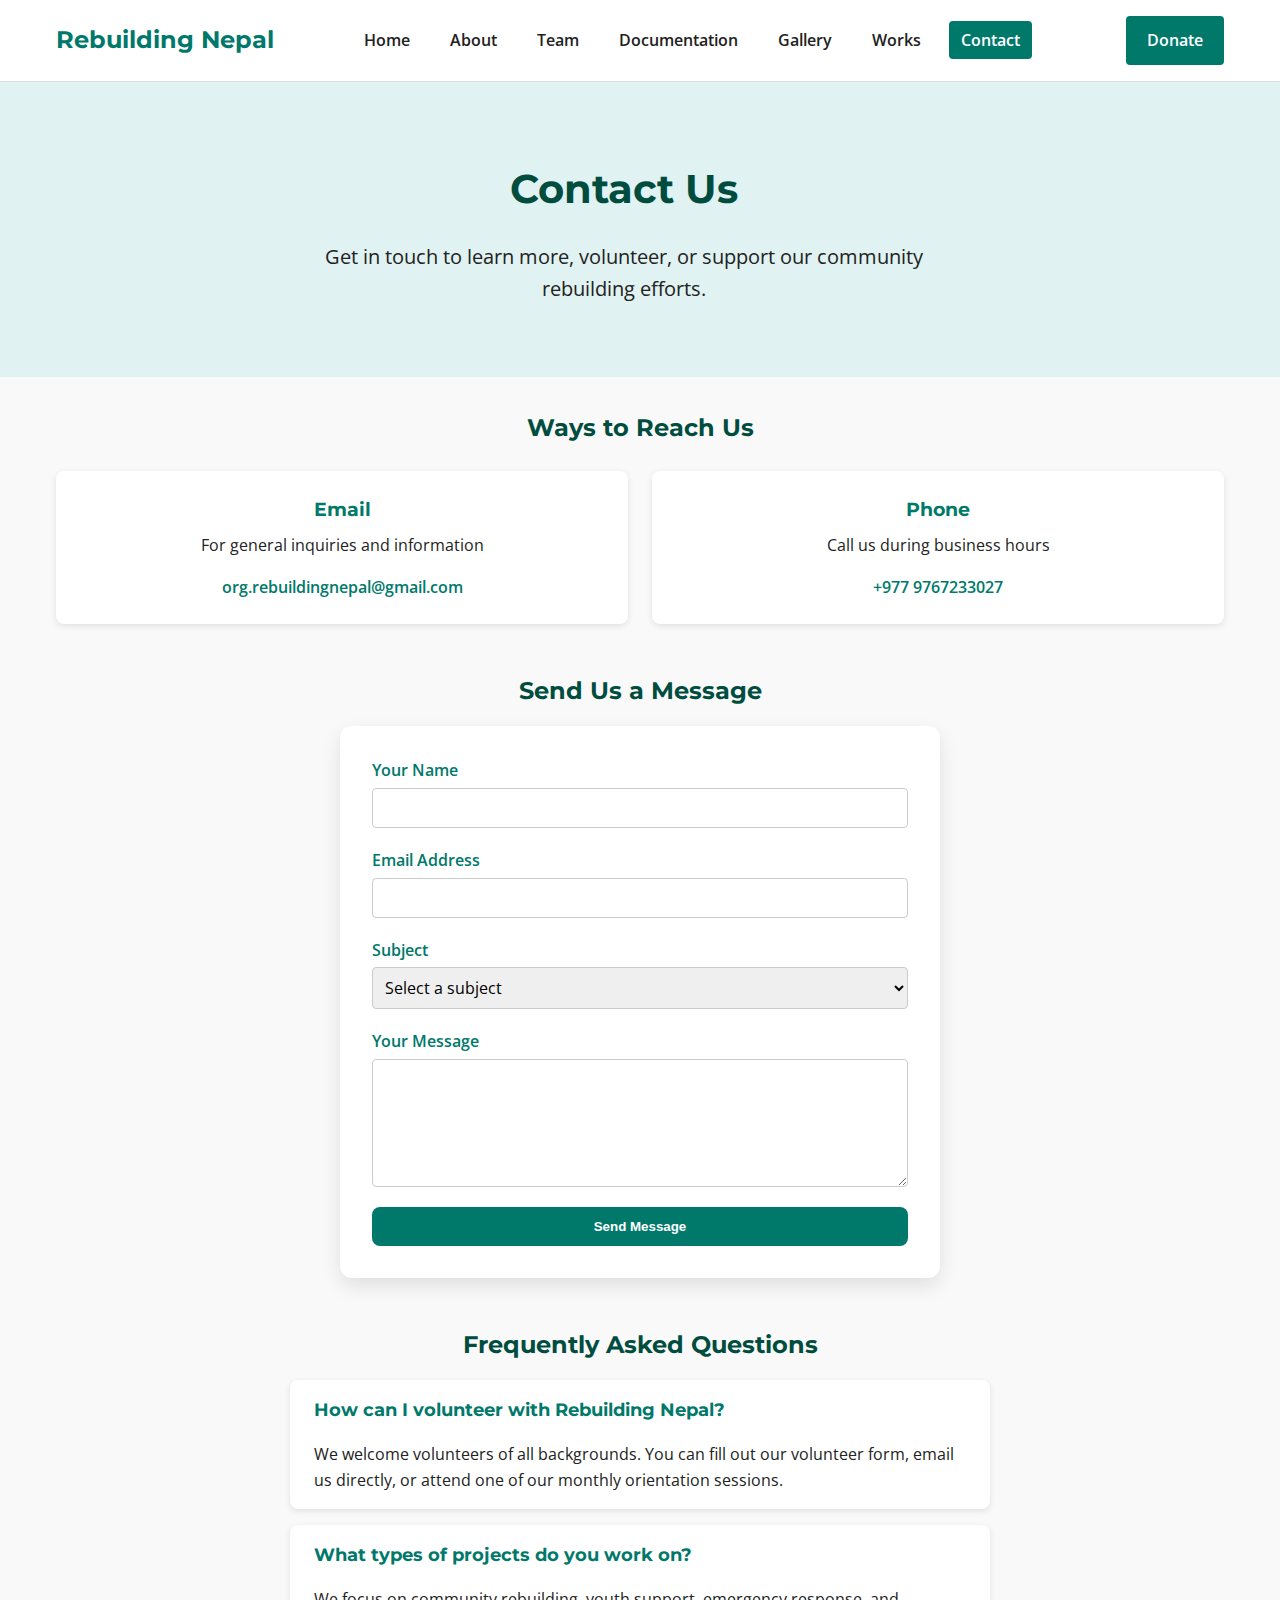
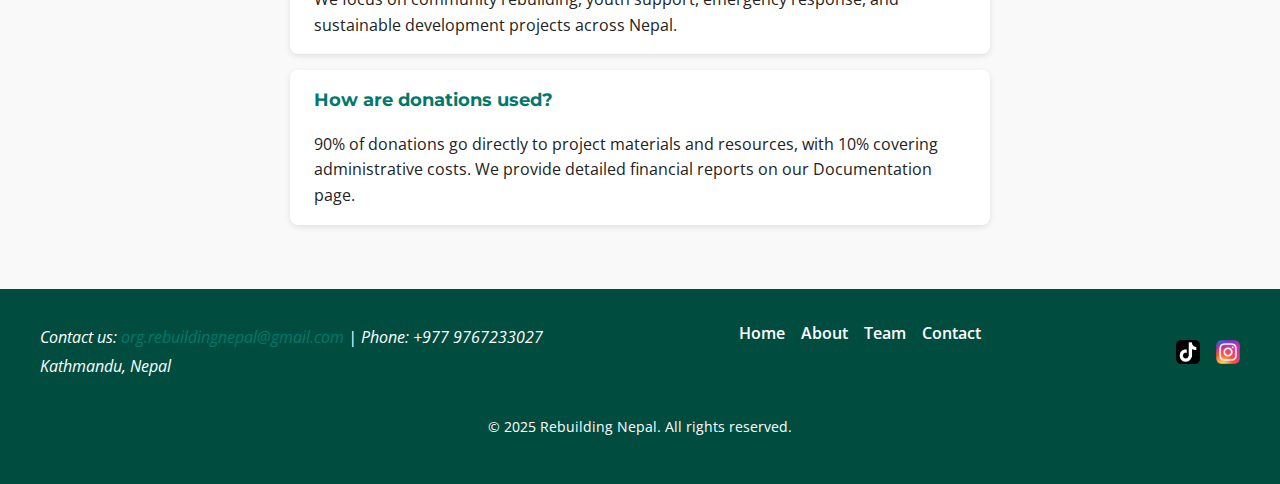
<file: contact.html>
<!DOCTYPE html>
<html lang="en">
<head>
  <meta charset="UTF-8" />
  <meta name="viewport" content="width=device-width, initial-scale=1" />
  <title>Contact Us - Rebuilding Nepal</title>
  <meta name="description" content="Get in touch with Rebuilding Nepal - contact information, inquiry form, and ways to get involved with our community projects." />
  <meta property="og:title" content="Contact Us - Rebuilding Nepal" />
  <meta property="og:description" content="Reach out to learn more about our projects, volunteer opportunities, or support options." />
  <meta property="og:type" content="website" />
  <meta name="twitter:card" content="summary_large_image" />
  <link rel="stylesheet" href="styles.css" />
  <link href="https://fonts.googleapis.com/css2?family=Montserrat:wght@400;700&family=Open+Sans&display=swap" rel="stylesheet" />
  <link rel="icon" type="image/x-icon" href="image-removebg-preview.png">
  <style>
    :root {
  --color-primary: #00796b;
  --color-secondary: #004d40;
  --color-accent: #ff6f00;
  --color-bg: #f9f9f9;
  --color-text: #222222;

  --font-heading: 'Montserrat', sans-serif;
  --font-body: 'Open Sans', sans-serif;

  --transition-speed: 0.3s;
  --max-width: 1200px;
  --spacing: 1rem;
}

*,
*::before,
*::after {
  box-sizing: border-box;
}

body {
  margin: 0;
  font-family: var(--font-body);
  background-color: var(--color-bg);
  color: var(--color-text);
  line-height: 1.6;
  font-size: 1rem;
  min-height: 100vh;
  display: flex;
  flex-direction: column;
}

a {
  color: var(--color-primary);
  text-decoration: none;
}

a:hover,
a:focus {
  text-decoration: underline;
  outline: none;
}

img {
  max-width: 100%;
  height: auto;
  display: block;
}

.btn {
  display: inline-block;
  padding: 0.6em 1.2em;
  border-radius: 4px;
  font-weight: 600;
  cursor: pointer;
  user-select: none;
  transition: background-color var(--transition-speed), color var(--transition-speed);
  border: 2px solid transparent;
  text-align: center;
}

.btn--primary {
  background-color: var(--color-primary);
  color: #fff;
  border-color: var(--color-primary);
}

.btn--primary:hover,
.btn--primary:focus {
  background-color: var(--color-secondary);
  border-color: var(--color-secondary);
  outline: none;
}

.btn--secondary {
  background-color: transparent;
  color: var(--color-primary);
  border: 2px solid var(--color-primary);
}

.btn--secondary:hover,
.btn--secondary:focus {
  background-color: var(--color-primary);
  color: #fff;
  outline: none;
}

.header {
  background-color: #fff;
  border-bottom: 1px solid #ddd;
  position: sticky;
  top: 0;
  z-index: 1000;
}

.header__container {
  max-width: var(--max-width);
  margin: 0 auto;
  padding: var(--spacing);
  display: flex;
  align-items: center;
  justify-content: space-between;
}

.header__logo {
  font-family: var(--font-heading);
  font-size: 1.5rem;
  font-weight: 700;
  color: var(--color-primary);
  text-decoration: none;
}

.header__nav {
  display: flex;
}

.header__nav-list {
  list-style: none;
  margin: 0;
  padding: 0;
  display: flex;
  gap: 1rem;
}

.header__nav-link {
  font-weight: 600;
  padding: 0.5em 0.75em;
  border-radius: 4px;
  color: var(--color-text);
  transition: background-color var(--transition-speed);
}

.header__nav-link:hover,
.header__nav-link:focus,
.header__nav-link[aria-current="page"] {
  background-color: var(--color-primary);
  color: #fff;
  outline: none;
}

.header__donate-btn {
  margin-left: 1rem;
  white-space: nowrap;
}

.header__nav-toggle {
  display: none;
  flex-direction: column;
  justify-content: space-around;
  width: 28px;
  height: 24px;
  background: transparent;
  border: none;
  cursor: pointer;
  padding: 0;
}

.header__nav-toggle:focus {
  outline: 2px solid var(--color-accent);
  outline-offset: 2px;
}

.header__nav-toggle-bar {
  width: 100%;
  height: 3px;
  background-color: var(--color-primary);
  border-radius: 2px;
  transition: all 0.3s ease;
}

.hero {
  background-color: #e0f2f1;
  padding: 3rem 1rem;
  display: flex;
  flex-direction: column;
  align-items: center;
  text-align: center;
}

.hero__title {
  font-family: var(--font-heading);
  font-size: 2.5rem;
  margin-bottom: 0.5rem;
  color: var(--color-secondary);
}

.hero__subtitle {
  font-size: 1.25rem;
  margin-bottom: 1.5rem;
  max-width: 600px;
  color: var(--color-text);
}

.contact-methods__container {
  max-width: var(--max-width);
  margin: 2rem auto;
  padding: 0 1rem;
}

.contact-methods__container h2 {
  font-family: var(--font-heading);
  color: var(--color-secondary);
  margin-bottom: 1.5rem;
  text-align: center;
}

.contact-methods__grid {
  display: grid;
  grid-template-columns: repeat(auto-fit, minmax(220px, 1fr));
  gap: 1.5rem;
  text-align: center;
}

.contact-method {
  background: #fff;
  padding: 1.5rem;
  border-radius: 8px;
  box-shadow: 0 2px 6px rgba(0,0,0,0.1);
}

.contact-method h3 {
  font-family: var(--font-heading);
  color: var(--color-primary);
  margin-top: 0;
  margin-bottom: 0.5rem;
}

.contact-method p,
.contact-method address {
  margin: 0 0 1rem 0;
  color: var(--color-text);
  font-size: 1rem;
}

.contact-link {
  color: var(--color-primary);
  font-weight: 600;
  word-break: break-word;
}

.contact-form-section__container {
  max-width: var(--max-width);
  margin: 3rem auto;
  padding: 0 1rem;
}

.contact-form-section__container h2 {
  font-family: var(--font-heading);
  color: var(--color-secondary);
  margin-bottom: 1rem;
  text-align: center;
}

.contact-form {
  max-width: 600px;
  margin: 0 auto;
  display: flex;
  flex-direction: column;
  gap: 1rem;
}
.contact-form {
  max-width: 600px;
  margin: 0 auto;
  background: #fff;
  padding: 2rem;
  border-radius: 12px;
  box-shadow: 0 8px 20px rgba(0,0,0,0.1);
  display: flex;
  flex-direction: column;
  gap: 1.25rem;
}

.contact-form label {
  font-weight: 700;
  color: var(--color-primary);
}

.contact-form input,
.contact-form select,
.contact-form textarea {
  border: 2px solid var(--color-primary);
  border-radius: 8px;
  padding: 0.75rem 1rem;
  font-size: 1rem;
  transition: border-color 0.3s ease;
}

.contact-form input:focus,
.contact-form select:focus,
.contact-form textarea:focus {
  border-color: var(--color-accent);
  outline: none;
  box-shadow: 0 0 8px var(--color-accent);
}

.contact-form button {
  background-color: var(--color-primary);
  color: #fff;
  font-weight: 700;
  padding: 0.75rem 1.5rem;
  border: none;
  border-radius: 8px;
  cursor: pointer;
  transition: background-color 0.3s ease;
}

.contact-form button:hover,
.contact-form button:focus {
  background-color: var(--color-secondary);
  outline: none;
}

.form-group {
  display: flex;
  flex-direction: column;
}

.form-group label {
  margin-bottom: 0.25rem;
  font-weight: 600;
}

.form-group input,
.form-group select,
.form-group textarea {
  padding: 0.5rem;
  border: 1px solid #ccc;
  border-radius: 4px;
  font-family: var(--font-body);
  font-size: 1rem;
  resize: vertical;
}

.form-group input:focus,
.form-group select:focus,
.form-group textarea:focus {
  border-color: var(--color-primary);
  outline: none;
}

.faq-section__container {
  max-width: var(--max-width);
  margin: 3rem auto 4rem;
  padding: 0 1rem;
}

.faq-section__container h2 {
  font-family: var(--font-heading);
  color: var(--color-secondary);
  margin-bottom: 1rem;
  text-align: center;
}

.faq-list {
  max-width: 700px;
  margin: 0 auto;
}

.faq-item {
  background: #fff;
  border-radius: 8px;
  box-shadow: 0 2px 6px rgba(0,0,0,0.1);
  padding: 1rem 1.5rem;
  margin-bottom: 1rem;
}

.faq-item h3 {
  margin-top: 0;
  color: var(--color-primary);
  font-family: var(--font-heading);
  font-size: 1.1rem;
}

.faq-item p {
  margin: 0.5rem 0 0 0;
  color: var(--color-text);
  font-size: 1rem;
}

@media (max-width: 767px) {
  .header__nav {
    position: absolute;
    top: 100%;
    left: 0;
    right: 0;
    background: #fff;
    flex-direction: column;
    max-height: 0;
    overflow: hidden;
    transition: max-height 0.3s ease;
    border-bottom: 1px solid #ddd;
  }

  .header__nav-list {
    flex-direction: column;
    gap: 0;
  }
}
  </style>
</head>
<body>
  <header class="header" role="banner">
    <div class="header__container">
      <a href="index.html" class="header__logo" aria-label="Rebuilding Nepal Home">Rebuilding Nepal</a>
      <button class="header__nav-toggle" aria-controls="primary-navigation" aria-expanded="false" aria-label="Toggle navigation">
        <span class="header__nav-toggle-bar"></span>
        <span class="header__nav-toggle-bar"></span>
        <span class="header__nav-toggle-bar"></span>
      </button>
      <nav id="primary-navigation" class="header__nav" role="navigation" aria-label="Primary navigation">
        <ul class="header__nav-list">
          <li><a href="index.html" class="header__nav-link">Home</a></li>
          <li><a href="about.html" class="header__nav-link">About</a></li>
          <li><a href="team.html" class="header__nav-link">Team</a></li>
          <li><a href="documentation.html" class="header__nav-link">Documentation</a></li>
          <li><a href="gallery.html" class="header__nav-link">Gallery</a></li>
          <li><a href="works.html" class="header__nav-link">Works</a></li>
          <li><a href="contact.html" class="header__nav-link" aria-current="page">Contact</a></li>
        </ul>
      </nav>
      <a href="donate.html" class="btn btn--primary header__donate-btn">Donate</a>
    </div>
  </header>

  <main>
    <section class="hero" aria-label="Contact Us">
      <div class="hero__content">
        <h1 class="hero__title">Contact Us</h1>
        <p class="hero__subtitle">Get in touch to learn more, volunteer, or support our community rebuilding efforts.</p>
      </div>
    </section>

    <section class="contact-methods" aria-label="Contact Methods">
      <div class="contact-methods__container">
        <h2>Ways to Reach Us</h2>
        <div class="contact-methods__grid">
          <div class="contact-method">
            <h3>Email</h3>
            <p>For general inquiries and information</p>
            <a href="mailto:org.rebuildingnepal@gmail.com" class="contact-link">org.rebuildingnepal@gmail.com</a>
          </div>
          <div class="contact-method">
            <h3>Phone</h3>
            <p>Call us during business hours</p>
            <a href="tel:+977970000000" class="contact-link">+977 9767233027</a>
          </div>
        </div>
      </div>
    </section>

    <section class="contact-form-section" aria-label="Contact Form">
      <div class="contact-form-section__container">
        <h2>Send Us a Message</h2>
        <form class="contact-form" action="#" method="POST">
          <div class="form-group">
            <label for="name">Your Name</label>
            <input type="text" id="name" name="name" required>
          </div>
          <div class="form-group">
            <label for="email">Email Address</label>
            <input type="email" id="email" name="email" required>
          </div>
          <div class="form-group">
            <label for="subject">Subject</label>
            <select id="subject" name="subject" required>
              <option value="">Select a subject</option>
              <option value="volunteer">Volunteer Inquiry</option>
              <option value="donation">Donation Question</option>
              <option value="partnership">Partnership Opportunity</option>
              <option value="general">General Information</option>
              <option value="other">Other</option>
            </select>
          </div>
          <div class="form-group">
            <label for="message">Your Message</label>
            <textarea id="message" name="message" rows="5" required></textarea>
          </div>
          <button type="submit" class="btn btn--primary">Send Message</button>
        </form>
      </div>
    </section>

    <section class="faq-section" aria-label="Frequently Asked Questions">
      <div class="faq-section__container">
        <h2>Frequently Asked Questions</h2>
        <div class="faq-list">
          <div class="faq-item">
            <h3>How can I volunteer with Rebuilding Nepal?</h3>
            <p>We welcome volunteers of all backgrounds. You can fill out our volunteer form, email us directly, or attend one of our monthly orientation sessions.</p>
          </div>
          <div class="faq-item">
            <h3>What types of projects do you work on?</h3>
            <p>We focus on community rebuilding, youth support, emergency response, and sustainable development projects across Nepal.</p>
          </div>
          <div class="faq-item">
            <h3>How are donations used?</h3>
            <p>90% of donations go directly to project materials and resources, with 10% covering administrative costs. We provide detailed financial reports on our Documentation page.</p>
          </div>
        </div>
      </div>
    </section>
  </main>

  <footer class="footer" role="contentinfo">
    <div class="footer__container">
      <address class="footer__contact">
        <p>Contact us: <a href="mailto:org.rebuildingnepal@gmail.com">org.rebuildingnepal@gmail.com</a> | Phone: +977 9767233027</p>
        <p>Kathmandu, Nepal</p>
      </address>
      <nav class="footer__nav" aria-label="Footer navigation">
        <ul class="footer__nav-list">
          <li><a href="index.html">Home</a></li>
          <li><a href="about.html">About</a></li>
          <li><a href="team.html">Team</a></li>
          <li><a href="contact.html">Contact</a></li>
        </ul>
      </nav>
<div class="footer__social">
  <a href="https://www.tiktok.com/@rebuilding.nepal?is_from_webapp=1&sender_device=pc" target="_blank" aria-label="TikTok" class="footer__social-link">
    <img src="Tiktok_icon.svg.png" alt="TikTok" width="24" height="24">
  </a>
  <a href="https://www.instagram.com/rebuilding_nepal/" target="_blank" aria-label="Instagram" class="footer__social-link">
    <img src="instagram" alt="Instagram" width="24" height="24">
  </a>
</div>
      <p class="footer__copyright">&copy; 2025 Rebuilding Nepal. All rights reserved.</p>
    </div>
  </footer>

  <script src="main.js" defer></script>
</body>

</html>
</file>
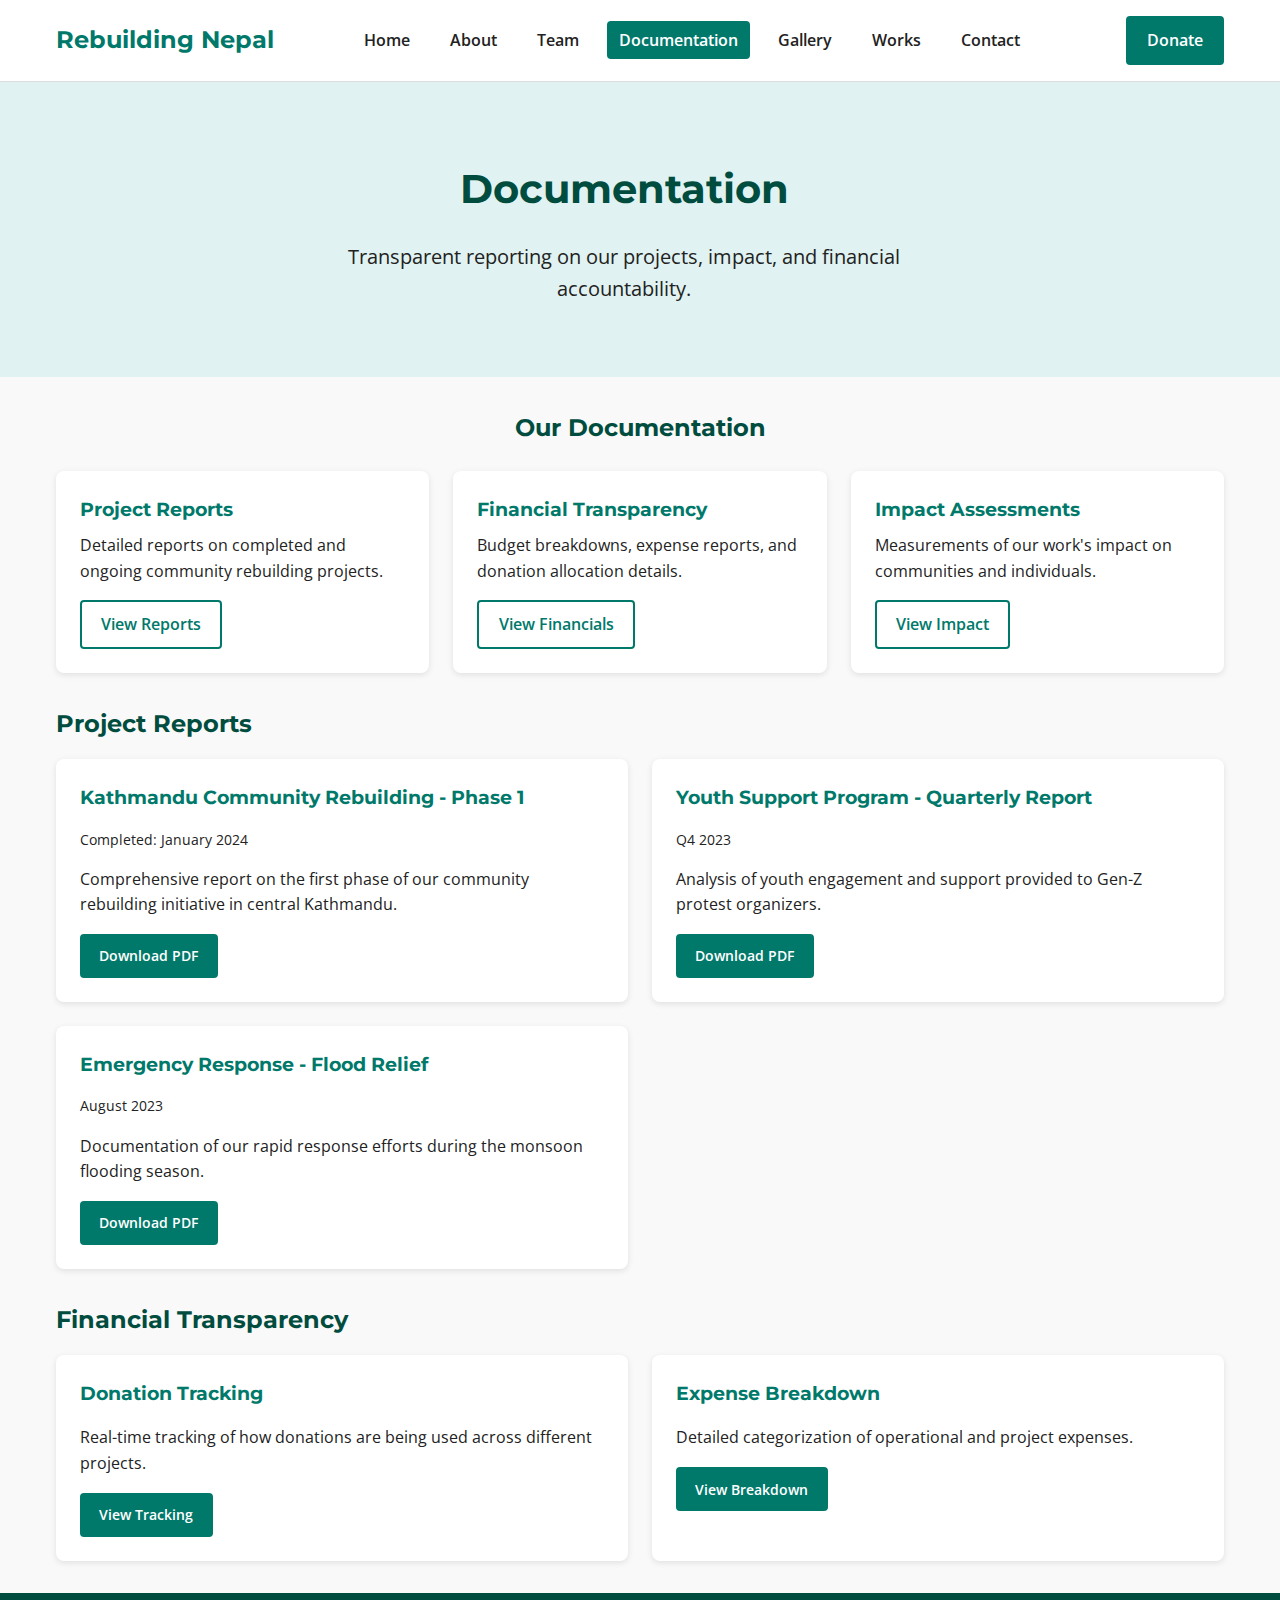
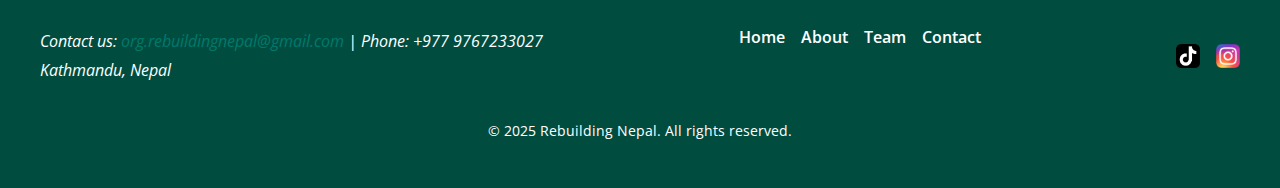
<file: documentation.html>
<!DOCTYPE html>
<html lang="en">
<head>
  <meta charset="UTF-8" />
  <meta name="viewport" content="width=device-width, initial-scale=1" />
  <title>Documentation - Rebuilding Nepal</title>
  <meta name="description" content="Access reports, impact assessments, and documentation of Rebuilding Nepal's projects and initiatives." />
  <meta property="og:title" content="Documentation - Rebuilding Nepal" />
  <meta property="og:description" content="Transparent reporting on our community projects and impact measurements." />
  <meta property="og:type" content="website" />
  <meta name="twitter:card" content="summary_large_image" />
  <link rel="stylesheet" href="styles.css" />
  <link href="https://fonts.googleapis.com/css2?family=Montserrat:wght@400;700&family=Open+Sans&display=swap" rel="stylesheet" />
  <link rel="icon" type="image/x-icon" href="image-removebg-preview.png">
  <style>
    /* Base styles and variables same as above */

:root {
  --color-primary: #00796b;
  --color-secondary: #004d40;
  --color-accent: #ff6f00;
  --color-bg: #f9f9f9;
  --color-text: #222222;

  --font-heading: 'Montserrat', sans-serif;
  --font-body: 'Open Sans', sans-serif;

  --transition-speed: 0.3s;
  --max-width: 1200px;
  --spacing: 1rem;
}

/* Reset and base styles same as above */

*,
*::before,
*::after {
  box-sizing: border-box;
}

body {
  margin: 0;
  font-family: var(--font-body);
  background-color: var(--color-bg);
  color: var(--color-text);
  line-height: 1.6;
  font-size: 1rem;
  min-height: 100vh;
  display: flex;
  flex-direction: column;
}

a {
  color: var(--color-primary);
  text-decoration: none;
}

a:hover,
a:focus {
  text-decoration: underline;
  outline: none;
}

img {
  max-width: 100%;
  height: auto;
  display: block;
}

/* Utility classes */

.btn {
  display: inline-block;
  padding: 0.6em 1.2em;
  border-radius: 4px;
  font-weight: 600;
  cursor: pointer;
  user-select: none;
  transition: background-color var(--transition-speed), color var(--transition-speed);
  border: 2px solid transparent;
  text-align: center;
}

.btn--primary {
  background-color: var(--color-primary);
  color: #fff;
  border-color: var(--color-primary);
}

.btn--primary:hover,
.btn--primary:focus {
  background-color: var(--color-secondary);
  border-color: var(--color-secondary);
  outline: none;
}

.btn--secondary {
  background-color: transparent;
  color: var(--color-primary);
  border: 2px solid var(--color-primary);
}

.btn--secondary:hover,
.btn--secondary:focus {
  background-color: var(--color-primary);
  color: #fff;
  outline: none;
}

/* Header */

.header {
  background-color: #fff;
  border-bottom: 1px solid #ddd;
  position: sticky;
  top: 0;
  z-index: 1000;
}

.header__container {
  max-width: var(--max-width);
  margin: 0 auto;
  padding: var(--spacing);
  display: flex;
  align-items: center;
  justify-content: space-between;
}

.header__logo {
  font-family: var(--font-heading);
  font-size: 1.5rem;
  font-weight: 700;
  color: var(--color-primary);
  text-decoration: none;
}

.header__nav {
  display: flex;
}

.header__nav-list {
  list-style: none;
  margin: 0;
  padding: 0;
  display: flex;
  gap: 1rem;
}

.header__nav-link {
  font-weight: 600;
  padding: 0.5em 0.75em;
  border-radius: 4px;
  color: var(--color-text);
  transition: background-color var(--transition-speed);
}

.header__nav-link:hover,
.header__nav-link:focus,
.header__nav-link[aria-current="page"] {
  background-color: var(--color-primary);
  color: #fff;
  outline: none;
}

.header__donate-btn {
  margin-left: 1rem;
  white-space: nowrap;
}

/* Hamburger nav toggle */

.header__nav-toggle {
  display: none;
  flex-direction: column;
  justify-content: space-around;
  width: 28px;
  height: 24px;
  background: transparent;
  border: none;
  cursor: pointer;
  padding: 0;
}

.header__nav-toggle:focus {
  outline: 2px solid var(--color-accent);
  outline-offset: 2px;
}

.header__nav-toggle-bar {
  width: 100%;
  height: 3px;
  background-color: var(--color-primary);
  border-radius: 2px;
  transition: all 0.3s ease;
}

/* Hero */

.hero {
  background-color: #e0f2f1;
  padding: 3rem 1rem;
  display: flex;
  flex-direction: column;
  align-items: center;
  text-align: center;
}

.hero__title {
  font-family: var(--font-heading);
  font-size: 2.5rem;
  margin-bottom: 0.5rem;
  color: var(--color-secondary);
}

.hero__subtitle {
  font-size: 1.25rem;
  margin-bottom: 1.5rem;
  max-width: 600px;
  color: var(--color-text);
}

/* Documentation categories */

.docs-categories__container {
  max-width: var(--max-width);
  margin: 2rem auto;
  padding: 0 1rem;
  text-align: center;
}

.docs-categories__container h2 {
  font-family: var(--font-heading);
  color: var(--color-secondary);
  margin-bottom: 1.5rem;
}

.docs-categories__grid {
  display: grid;
  grid-template-columns: repeat(auto-fit, minmax(250px, 1fr));
  gap: 1.5rem;
}

.docs-category {
  background: #fff;
  padding: 1.5rem;
  border-radius: 8px;
  box-shadow: 0 2px 6px rgba(0,0,0,0.1);
  text-align: left;
}

.docs-category h3 {
  font-family: var(--font-heading);
  color: var(--color-primary);
  margin-top: 0;
  margin-bottom: 0.5rem;
}

.docs-category p {
  margin: 0 0 1rem 0;
  color: var(--color-text);
  font-size: 1rem;
}

/* Report list */

.project-reports__container,
.financial-docs__container {
  max-width: var(--max-width);
  margin: 2rem auto;
  padding: 0 1rem;
}

.project-reports__container h2,
.financial-docs__container h2 {
  font-family: var(--font-heading);
  color: var(--color-secondary);
  margin-bottom: 1rem;
}

.report-list,
.financial-grid {
  display: grid;
  gap: 1.5rem;
}

.report-item,
.financial-item {
  background: #fff;
  padding: 1.5rem;
  border-radius: 8px;
  box-shadow: 0 2px 6px rgba(0,0,0,0.1);
  text-align: left;
}

.report-item h3,
.financial-item h3 {
  font-family: var(--font-heading);
  color: var(--color-primary);
  margin-top: 0;
  margin-bottom: 0.25rem;
}

.report-date {
  font-size: 0.9rem;
  color: var(--color-text);
  margin-bottom: 0.75rem;
}

.report-item p,
.financial-item p {
  margin-bottom: 1rem;
  color: var(--color-text);
}

.report-item .btn,
.financial-item .btn {
  font-size: 0.9rem;
}

/* Responsive */

@media (min-width: 768px) {
  .docs-categories__grid {
    grid-template-columns: repeat(3, 1fr);
  }
  .report-list,
  .financial-grid {
    grid-template-columns: repeat(2, 1fr);
  }
}

@media (max-width: 767px) {
  .header__nav {
    position: absolute;
    top: 100%;
    left: 0;
    right: 0;
    background: #fff;
    flex-direction: column;
    max-height: 0;
    overflow: hidden;
    transition: max-height 0.3s ease;
    border-bottom: 1px solid #ddd;
  }

  .header__nav-list {
    flex-direction: column;
    gap: 0;
  }

  .header__nav-link {
    padding: 1rem;
    border-top: 1px solid #eee;
  }

  .header__nav-toggle {
    display: flex;
  }

  .header__nav[aria-expanded="true"] {
    max-height: 500px; /* enough to show all links */
  }
}
  </style>
</head>
<body>
  <header class="header" role="banner">
    <div class="header__container">
      <a href="index.html" class="header__logo" aria-label="Rebuilding Nepal Home">Rebuilding Nepal</a>
      <button class="header__nav-toggle" aria-controls="primary-navigation" aria-expanded="false" aria-label="Toggle navigation">
        <span class="header__nav-toggle-bar"></span>
        <span class="header__nav-toggle-bar"></span>
        <span class="header__nav-toggle-bar"></span>
      </button>
      <nav id="primary-navigation" class="header__nav" role="navigation" aria-label="Primary navigation">
        <ul class="header__nav-list">
          <li><a href="index.html" class="header__nav-link">Home</a></li>
          <li><a href="about.html" class="header__nav-link">About</a></li>
          <li><a href="team.html" class="header__nav-link">Team</a></li>
          <li><a href="documentation.html" class="header__nav-link" aria-current="page">Documentation</a></li>
          <li><a href="gallery.html" class="header__nav-link">Gallery</a></li>
          <li><a href="works.html" class="header__nav-link">Works</a></li>
          <li><a href="contact.html" class="header__nav-link">Contact</a></li>
        </ul>
      </nav>
      <a href="donate.html" class="btn btn--primary header__donate-btn">Donate</a>
    </div>
  </header>

  <main>
    <section class="hero" aria-label="Documentation">
      <div class="hero__content">
        <h1 class="hero__title">Documentation</h1>
        <p class="hero__subtitle">Transparent reporting on our projects, impact, and financial accountability.</p>
      </div>
    </section>

    <section class="docs-categories" aria-label="Document Categories">
      <div class="docs-categories__container">
        <h2>Our Documentation</h2>
        <div class="docs-categories__grid">
          <div class="docs-category">
            <h3>Project Reports</h3>
            <p>Detailed reports on completed and ongoing community rebuilding projects.</p>
            <a href="#project-reports" class="btn btn--secondary">View Reports</a>
          </div>
          <div class="docs-category">
            <h3>Financial Transparency</h3>
            <p>Budget breakdowns, expense reports, and donation allocation details.</p>
            <a href="#financials" class="btn btn--secondary">View Financials</a>
          </div>
          <div class="docs-category">
            <h3>Impact Assessments</h3>
            <p>Measurements of our work's impact on communities and individuals.</p>
            <a href="#impact" class="btn btn--secondary">View Impact</a>
          </div>
        </div>
      </div>
    </section>

    <section class="project-reports" id="project-reports" aria-label="Project Reports">
      <div class="project-reports__container">
        <h2>Project Reports</h2>
        <div class="report-list">
          <div class="report-item">
            <h3>Kathmandu Community Rebuilding - Phase 1</h3>
            <p class="report-date">Completed: January 2024</p>
            <p>Comprehensive report on the first phase of our community rebuilding initiative in central Kathmandu.</p>
            <a href="#" class="btn btn--primary">Download PDF</a>
          </div>
          <div class="report-item">
            <h3>Youth Support Program - Quarterly Report</h3>
            <p class="report-date">Q4 2023</p>
            <p>Analysis of youth engagement and support provided to Gen-Z protest organizers.</p>
            <a href="#" class="btn btn--primary">Download PDF</a>
          </div>
          <div class="report-item">
            <h3>Emergency Response - Flood Relief</h3>
            <p class="report-date">August 2023</p>
            <p>Documentation of our rapid response efforts during the monsoon flooding season.</p>
            <a href="#" class="btn btn--primary">Download PDF</a>
          </div>
        </div>
      </div>
    </section>

    <section class="financial-docs" id="financials" aria-label="Financial Documentation">
      <div class="financial-docs__container">
        <h2>Financial Transparency</h2>
        <div class="financial-grid">
          <div class="financial-item">
            <h3>Donation Tracking</h3>
            <p>Real-time tracking of how donations are being used across different projects.</p>
            <a href="#" class="btn btn--primary">View Tracking</a>
          </div>
          <div class="financial-item">
            <h3>Expense Breakdown</h3>
            <p>Detailed categorization of operational and project expenses.</p>
            <a href="#" class="btn btn--primary">View Breakdown</a>
          </div>
        </div>
      </div>
    </section>
  </main>

  <footer class="footer" role="contentinfo">
    <div class="footer__container">
      <address class="footer__contact">
        <p>Contact us: <a href="mailto:org.rebuildingnepal@gmail.com">org.rebuildingnepal@gmail.com</a> | Phone: +977 9767233027</p>
        <p>Kathmandu, Nepal</p>
      </address>
      <nav class="footer__nav" aria-label="Footer navigation">
        <ul class="footer__nav-list">
          <li><a href="index.html">Home</a></li>
          <li><a href="about.html">About</a></li>
          <li><a href="team.html">Team</a></li>
          <li><a href="contact.html">Contact</a></li>
        </ul>
      </nav>
<div class="footer__social">
  <a href="https://www.tiktok.com/@rebuilding.nepal?is_from_webapp=1&sender_device=pc" target="_blank" aria-label="TikTok" class="footer__social-link">
    <img src="Tiktok_icon.svg.png" alt="TikTok" width="24" height="24">
  </a>
  <a href="https://www.instagram.com/rebuilding_nepal/" target="_blank" aria-label="Instagram" class="footer__social-link">
    <img src="instagram" alt="Instagram" width="24" height="24">
  </a>
</div>
      <p class="footer__copyright">&copy; 2025 Rebuilding Nepal. All rights reserved.</p>
    </div>
  </footer>

  <script src="main.js" defer></script>
</body>

</html>
</file>
<file: styles.css>
:root {
  --color-primary: #00796b; /* teal */
  --color-secondary: #004d40; /* dark teal */
  --color-accent: #ff6f00; /* amber */
  --color-bg: #f9f9f9;
  --color-text: #222222;

  --font-heading: 'Montserrat', sans-serif;
  --font-body: 'Open Sans', sans-serif;

  --transition-speed: 0.3s;
  --max-width: 1200px;
  --spacing: 1rem;
}

/* Reset and base */

*,
*::before,
*::after {
  box-sizing: border-box;
}

body {
  margin: 0;
  font-family: var(--font-body);
  background-color: var(--color-bg);
  color: var(--color-text);
  line-height: 1.6;
  font-size: 1rem;
  min-height: 100vh;
  display: flex;
  flex-direction: column;
}

a {
  color: var(--color-primary);
  text-decoration: none;
}

a:hover,
a:focus {
  text-decoration: underline;
  outline: none;
}

img {
  max-width: 100%;
  height: auto;
  display: block;
}

/* Utility classes */

.btn {
  display: inline-block;
  padding: 0.6em 1.2em;
  border-radius: 4px;
  font-weight: 600;
  cursor: pointer;
  user-select: none;
  transition: background-color var(--transition-speed), color var(--transition-speed);
  border: 2px solid transparent;
  text-align: center;
}

.btn--primary {
  background-color: var(--color-primary);
  color: #fff;
  border-color: var(--color-primary);
}

.btn--primary:hover,
.btn--primary:focus {
  background-color: var(--color-secondary);
  border-color: var(--color-secondary);
  outline: none;
}

.btn--secondary {
  background-color: transparent;
  color: var(--color-primary);
  border: 2px solid var(--color-primary);
}

.btn--secondary:hover,
.btn--secondary:focus {
  background-color: var(--color-primary);
  color: #fff;
  outline: none;
}

/* Header */

.header {
  background-color: #fff;
  border-bottom: 1px solid #ddd;
  position: sticky;
  top: 0;
  z-index: 1000;
}

.header__container {
  max-width: var(--max-width);
  margin: 0 auto;
  padding: var(--spacing);
  display: flex;
  align-items: center;
  justify-content: space-between;
}

.header__logo {
  font-family: var(--font-heading);
  font-size: 1.5rem;
  font-weight: 700;
  color: var(--color-primary);
  text-decoration: none;
}

.header__nav {
  display: flex;
}

.header__nav-list {
  list-style: none;
  margin: 0;
  padding: 0;
  display: flex;
  gap: 1rem;
}

.header__nav-link {
  font-weight: 600;
  padding: 0.5em 0.75em;
  border-radius: 4px;
  color: var(--color-text);
  transition: background-color var(--transition-speed);
}

.header__nav-link:hover,
.header__nav-link:focus,
.header__nav-link[aria-current="page"] {
  background-color: var(--color-primary);
  color: #fff;
  outline: none;
}

.header__donate-btn {
  margin-left: 1rem;
  white-space: nowrap;
}

/* Hamburger nav toggle */

.header__nav-toggle {
  display: none;
  flex-direction: column;
  justify-content: space-around;
  width: 28px;
  height: 24px;
  background: transparent;
  border: none;
  cursor: pointer;
  padding: 0;
}

.header__nav-toggle:focus {
  outline: 2px solid var(--color-accent);
  outline-offset: 2px;
}

.header__nav-toggle-bar {
  width: 100%;
  height: 3px;
  background-color: var(--color-primary);
  border-radius: 2px;
  transition: all 0.3s ease;
}

/* Hero */

.hero {
  background-color: #e0f2f1;
  padding: 3rem 1rem;
  display: flex;
  flex-direction: column;
  align-items: center;
  text-align: center;
}

.hero__title {
  font-family: var(--font-heading);
  font-size: 2.5rem;
  margin-bottom: 0.5rem;
  color: var(--color-secondary);
}

.hero__subtitle {
  font-size: 1.25rem;
  margin-bottom: 1.5rem;
  max-width: 600px;
  color: var(--color-text);
}

.hero__ctas {
  display: flex;
  gap: 1rem;
  flex-wrap: wrap;
  justify-content: center;
  margin-bottom: 2rem;
}

.hero__image {
  max-width: 100%;
  border-radius: 8px;
  box-shadow: 0 4px 8px rgba(0,0,0,0.1);
  max-height: 300px;
  object-fit: cover;
}

/* Stats */

.stats {
  display: flex;
  justify-content: center;
  gap: 3rem;
  padding: 2rem 1rem;
  background-color: #fff;
  text-align: center;
}

.stats__item {
  flex: 1 1 100px;
}

.stats__number {
  font-family: var(--font-heading);
  font-size: 2rem;
  color: var(--color-primary);
  display: block;
  margin-bottom: 0.25rem;
}

.stats__label {
  font-weight: 600;
  color: var(--color-text);
}

/* Featured work */

.featured-work {
  max-width: var(--max-width);
  margin: 2rem auto;
  padding: 0 1rem;
}

.featured-work h2 {
  font-family: var(--font-heading);
  font-size: 2rem;
  margin-bottom: 1rem;
  color: var(--color-secondary);
}

.card {
  background-color: #fff;
  border-radius: 8px;
  box-shadow: 0 2px 6px rgba(0,0,0,0.1);
  overflow: hidden;
  display: flex;
  flex-direction: column;
}

.card--featured {
  flex-direction: row;
  max-height: 300px;
}

.card__image {
  width: 40%;
  object-fit: cover;
}

.card__content {
  padding: 1rem 1.5rem;
  flex: 1;
  display: flex;
  flex-direction: column;
  justify-content: center;
}

.card__title {
  font-family: var(--font-heading);
  font-size: 1.5rem;
  margin: 0 0 0.5rem 0;
  color: var(--color-primary);
}

.card__description {
  flex-grow: 1;
  color: var(--color-text);
  margin-bottom: 1rem;
}

/* Footer */

.footer {
  background-color: var(--color-secondary);
  color: #fff;
  padding: 2rem 1rem;
  margin-top: auto;
}

.footer__container {
  max-width: var(--max-width);
  margin: 0 auto;
  display: flex;
  flex-wrap: wrap;
  justify-content: space-between;
  gap: 1rem;
}

.footer__contact p {
  margin: 0.25rem 0;
}

.footer__nav-list {
  list-style: none;
  padding: 0;
  margin: 0;
  display: flex;
  gap: 1rem;
}

.footer__nav-list a {
  color: #fff;
  font-weight: 600;
}

.footer__nav-list a:hover,
.footer__nav-list a:focus {
  text-decoration: underline;
  outline: none;
}

.footer__social {
  display: flex;
  gap: 1rem;
  align-items: center;
}

.footer__social-link {
  color: #fff;
  font-weight: 700;
  font-size: 1.25rem;
  text-decoration: none;
}

.footer__social-link:hover,
.footer__social-link:focus {
  color: var(--color-accent);
  outline: none;
}

.footer__copyright {
  flex-basis: 100%;
  text-align: center;
  margin-top: 1rem;
  font-size: 0.875rem;
}

/* Responsive */

/* Mobile first: nav toggle visible on small screens */

@media (max-width: 767px) {
  .header__nav {
    position: absolute;
    top: 100%;
    left: 0;
    right: 0;
    background: #fff;
    flex-direction: column;
    max-height: 0;
    overflow: hidden;
    transition: max-height 0.3s ease;
    border-bottom: 1px solid #ddd;
  }

  .header__nav-list {
    flex-direction: column;
    gap: 0;
  }

  .header__nav-link {
    padding: 1rem;
    border-top: 1px solid #eee;
  }

  .header__nav-toggle {
    display: flex;
  }

  .header__nav[aria-expanded="true"] {
    max-height: 500px; /* enough to show all links */
  }

  .card--featured {
    flex-direction: column;
    max-height: none;
  }

  .card__image {
    width: 100%;
    height: 200px;
  }
}

/* Tablet and up */

@media (min-width: 768px) {
  .hero {
    flex-direction: row;
    text-align: left;
    padding: 4rem 2rem;
  }

  .hero__content {
    flex: 1;
    padding-right: 2rem;
  }

  .hero__image {
    flex: 1;
    max-height: 400px;
    border-radius: 12px;
  }

  .stats {
    justify-content: space-around;
  }
}

/* Desktop */

@media (min-width: 1024px) {
  .header__container {
    padding: 1rem 2rem;
  }

  .featured-work {
    padding: 0 2rem;
  }
}
</file>
